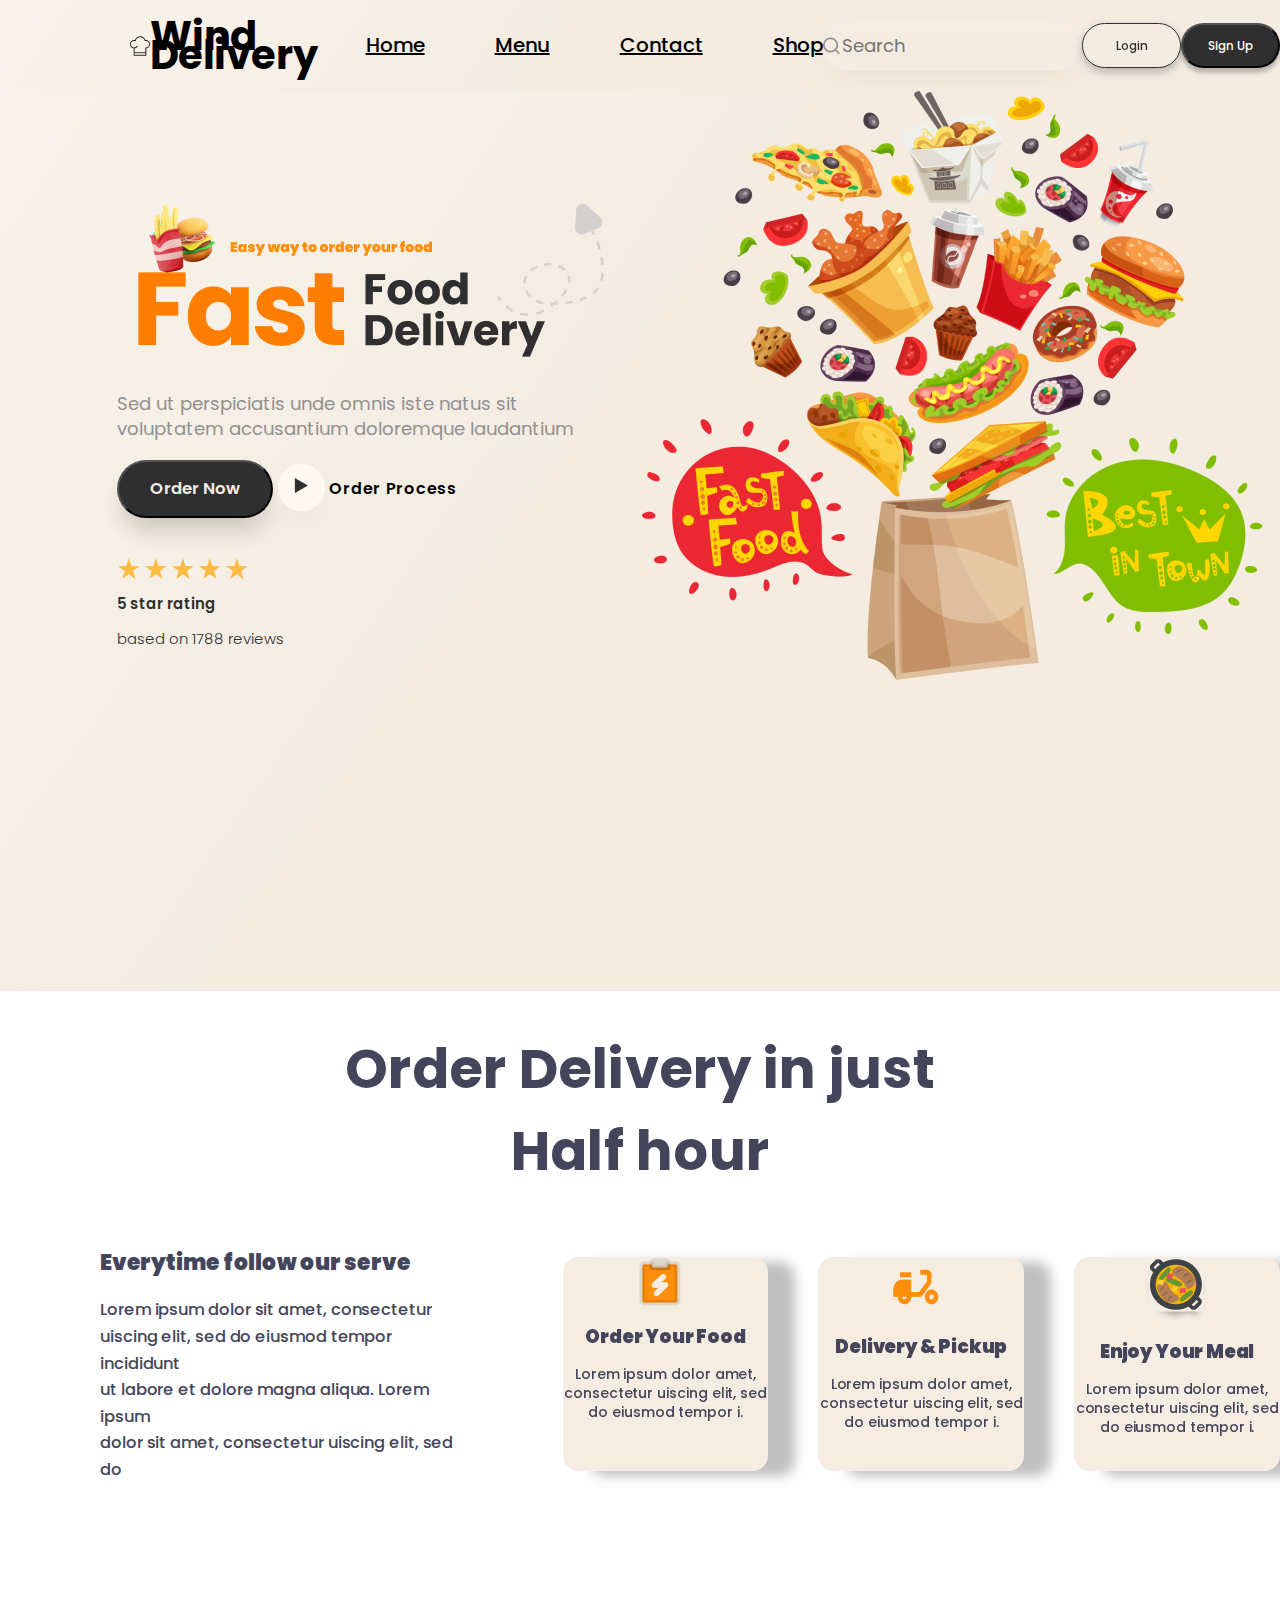
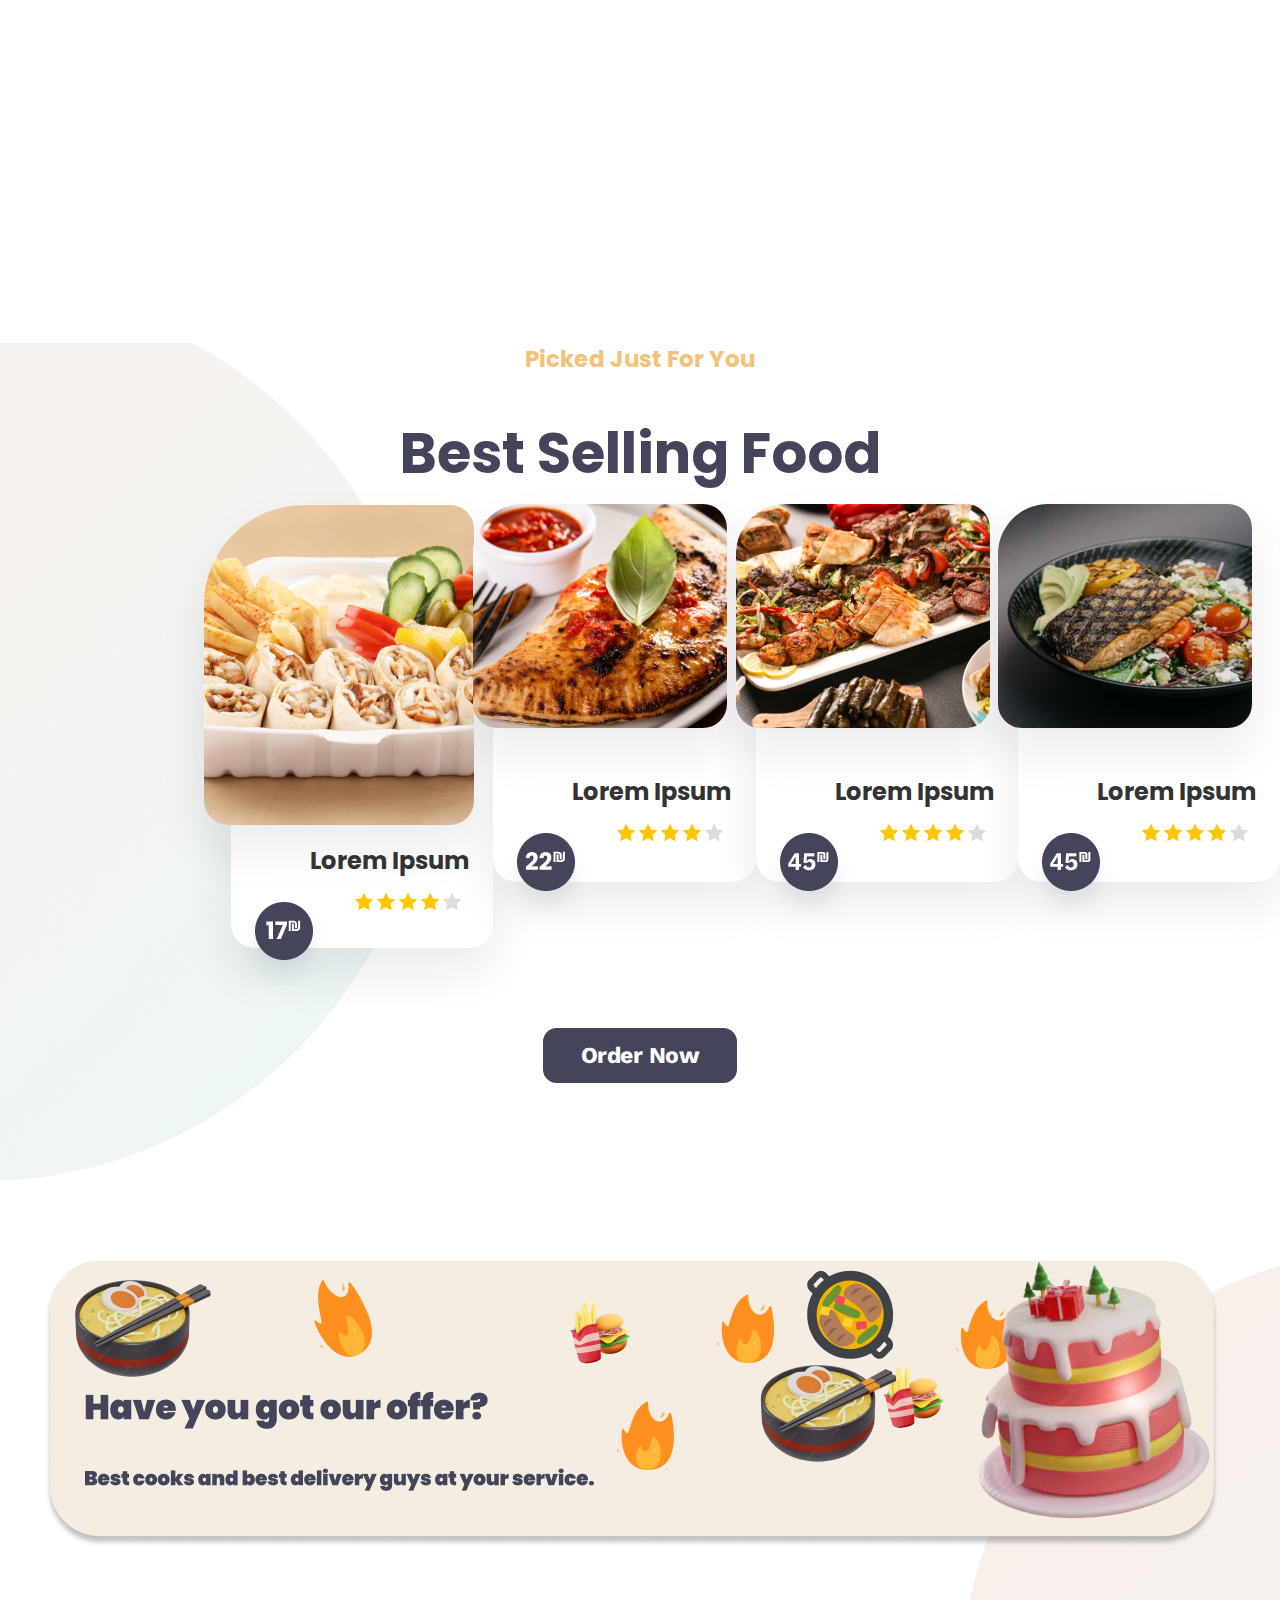
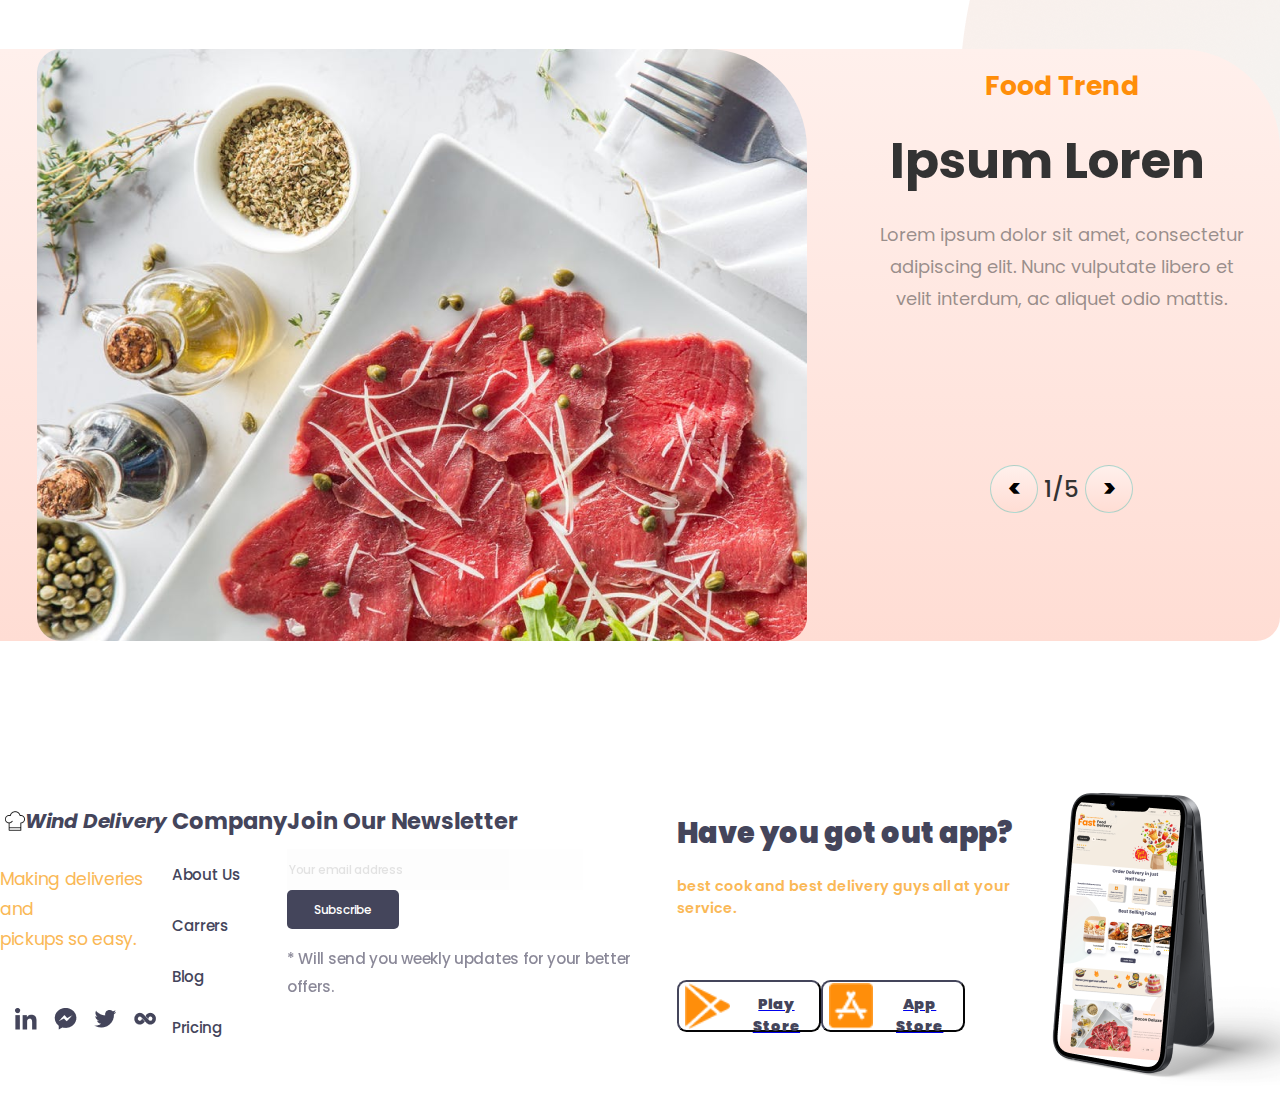
<file: index.html>
<!DOCTYPE html>
<html lang="pt-br">
<head>
    <meta charset="UTF-8">
    <title>Wild Delivery</title>
    <link rel="stylesheet" href="index.css">
</head>
<body>
    <header class="cabecalho">
        <img class="alinharimagem" src="img/chapeu.png" alt="chapeu.png" width="20" height="20">
        <h1>Wind Delivery</h1>
        <aside class="navegacao">
            <a class="headerbotoes" href="#home">Home</a>
            <a class="headerbotoes" href="#menu">Menu</a>
            <a class="headerbotoes" href="#contact">Contact</a>
            <a class="headerbotoes" href="#shop">Shop</a>
        </aside>

            <div class="searchr">
                <img src="img/search.png" alt="search.png">
                <input class="arrumandosearch" type="text" placeholder="Search">
            </div>

        <button class="login">
            Login
        </button>

        <button class="signup">
            Sign Up
        </button>
    </header>

<section id="home" class="home">

    <div class="conteudo">
        <div class="homeesquerdo">
            <img src="img/fastfood.png" alt="fastfood.png">

            <div>
                <p>Sed ut perspiciatis unde omnis iste natus sit <br>
                    voluptatem accusantium doloremque laudantium</p>
            </div>

            <div class="alinharbotoes">
                <button class="ordernow">
                    Order Now
                </button>

                <button class="orderprocess">
                    <img src="img/triangulo.png" alt="triangulo.png">
                </button>
                Order Process
            </div>

            <div class="rating">

                <img src="img/estrelainicial.png" alt="estrela.png">
                <img src="img/estrelainicial.png" alt="estrela.png">
                <img src="img/estrelainicial.png" alt="estrela.png">
                <img src="img/estrelainicial.png" alt="estrela.png">
                <img src="img/estrelainicial.png" alt="estrela.png">

                <h1>5 star rating</h1>
                <p>based on 1788 reviews</p>
            </div>

        </div>

        <div class="homedireito">
            <img src="img/sacola.png" alt="sacola.png">
        </div>
    </div>
</section>

<section class="shop">
    <h1>Order Delivery in just<br>
        Half hour</h1>

    <div class="shopconteudo">

        <div class="shopesquerdo">
            <h2>Everytime follow our serve</h2>
            <p>Lorem ipsum dolor sit amet, consectetur <br>
                uiscing elit, sed do eiusmod tempor incididunt <br>
                ut labore et dolore magna aliqua. Lorem ipsum <br>
                dolor sit amet, consectetur  uiscing elit, sed do </p>
        </div>

        <div class="shopdireito">
            <div class="shopretangulo">
                <img class="alinharimgshop" src="img/pedido.png" alt="pedido.png">
                <h1>Order Your Food</h1>
                <p>Lorem ipsum dolor amet, <br>
                    consectetur  uiscing elit, sed <br>
                    do eiusmod tempor i. </p>
            </div>

            <div class="shopretangulo">
                <img class="alinharimgshop" src="img/moto.png" alt="moto.png">
                <h1>Delivery & Pickup</h1><p>Lorem ipsum dolor amet, <br>
                consectetur  uiscing elit, sed <br>
                do eiusmod tempor i. </p>
            </div>

            <div class="shopretangulo">
                <img class="alinharimgshop" src="img/sopa.png" alt="sopa.png">
                <h1>Enjoy Your Meal</h1>
                <p>Lorem ipsum dolor amet, <br>
                    consectetur  uiscing elit, sed <br>
                    do eiusmod tempor i. </p>
            </div>
        </div>
    </div>
</section>

<section id="shop" class="shop2">
    <h1>Picked Just For You</h1>
    <h2>Best Selling Food</h2>

    <div class="shop2conteudo">

        <div class="shop2retangulo1">
            <img class="comida1" src="img/comida1.png" alt="comida1">
            <h1>Lorem Ipsum</h1>

            <div>
                <img class="estrlalinhar" src="img/estrela.png" alt="estrela.png">
                <img src="img/estrela.png" alt="estrela.png">
                <img src="img/estrela.png" alt="estrela.png">
                <img src="img/estrela.png" alt="estrela.png">
                <img src="img/estrelavazia.png" alt="estrelavazia.png">
            </div>
            <img class="ajustarpreco" src="img/preco1.png" alt="preco1.png">
        </div>

        <div class="shop2retangulo2">
            <img class="comida2" src="img/comida2.png" alt="comida2">
            <h1>Lorem Ipsum</h1>

            <div>
                <img class="estrlalinhar" src="img/estrela.png" alt="estrela.png">
                <img src="img/estrela.png" alt="estrela.png">
                <img src="img/estrela.png" alt="estrela.png">
                <img src="img/estrela.png" alt="estrela.png">
                <img src="img/estrelavazia.png" alt="estrelavazia.png">
            </div>
            <img class="ajustarpreco" src="img/preco2.png" alt="preco2.png">
        </div>

        <div class="shop2retangulo2">
            <img class="comida2" src="img/comida3.png" alt="comida2">
            <h1>Lorem Ipsum</h1>

            <div>
                <img class="estrlalinhar" src="img/estrela.png" alt="estrela.png">
                <img src="img/estrela.png" alt="estrela.png">
                <img src="img/estrela.png" alt="estrela.png">
                <img src="img/estrela.png" alt="estrela.png">
                <img src="img/estrelavazia.png" alt="estrelavazia.png">
            </div>
            <img class="ajustarpreco" src="img/preco3.png" alt="preco3.png">
        </div>

        <div class="shop2retangulo2">
            <img class="comida2" src="img/comida4.png" alt="comida2">
            <h1>Lorem Ipsum</h1>

            <div>
                <img class="estrlalinhar" src="img/estrela.png" alt="estrela.png">
                <img src="img/estrela.png" alt="estrela.png">
                <img src="img/estrela.png" alt="estrela.png">
                <img src="img/estrela.png" alt="estrela.png">
                <img src="img/estrelavazia.png" alt="estrelavazia.png">
            </div>
            <img class="ajustarpreco" src="img/preco3.png" alt="preco3.png">
        </div>

    </div>

    <div class="arrumarbotao">
        <button class="ordernow2">
            Order Now
        </button>
    </div>

</section>

<section id="menu" class="menu">
    <img class="haveyou" src="img/retangulocomida.png">
    <div class="ajustarmenu">
    <div class="menuretangulo">
        <img class="carne" src="img/carne.png" alt="carne.png">
        <div class="menutextos">
        <h1>Food Trend</h1>
            <h2>Ipsum Loren</h2>
            <p>Lorem ipsum dolor sit amet, consectetur <br>
                adipiscing elit. Nunc vulputate libero et <br>
                velit interdum, ac aliquet odio mattis.</p>

            <div class="botoes">
                <button class="arrumarnav"> < </button>
                1/5
                <button class="arrumarnav"> > </button>
            </div>

        </div>
    </div>
    </div>
</section>

<footer id="contact" class="rodape">
    <div class="ajustarrodape">
        <div class="column winddelivery">
            <div class="titulowind">
                <img class src="img/chapeu.png" alt="chapeu.png">
                <h1>Wind Delivery</h1>
            </div>
            <h2>Making deliveries and <br>
                pickups so easy.</h2>

            <div class="logos">
                <img class="icon" src="img/linkedin.png" alt="linkedin.png">
                <img class="icon" src="img/messenger.png" alt="messenger">
                <img class="icon" src="img/twitter.png" alt="twitter.png">
                <img class="icon2" src="img/twoo.png" alt="twoo.png">
            </div>
        </div>



        <div class="column company">
            <h1>Company</h1>
            <h2>About Us</h2>
            <h2>Carrers</h2>
            <h2>Blog</h2>
            <h2>Pricing</h2>
        </div>

        <div class="column joinour">
            <h1>Join Our Newsletter</h1>
            <div class="subscribe">
                <input class="sub" type="text" placeholder="Your email address">
                <button class="botaosub">
                    Subscribe
                </button>
            </div>
            <p>*  Will send you weekly updates for your better
                offers.</p>
        </div>

        <div class="column ourapp">
            <h1>Have you got out app?</h1>
            <h2>best cook and best delivery guys all at your service.</h2>

            <div class="apps">
                <a href="https://play.google.com/store" target="_blank">
                <button class="playstore">
                    <img src="img/googleplay.png" alt="googleplay.png">
                    <p>Play Store</p>
                </button>
                </a>
                <a href="https://www.apple.com/br/app-store/" target="_blank">
                <button class="appstore">
                    <img src="img/appstore.png" alt="appstore.png">
                    <p>App Store</p>
                </button>
                </a>
            </div>
        </div>

        <div class="iphone">
            <img src="img/iphone.png" alt="iphone.png">
        </div>
    </div>
</footer>
</body>
</html>
</file>
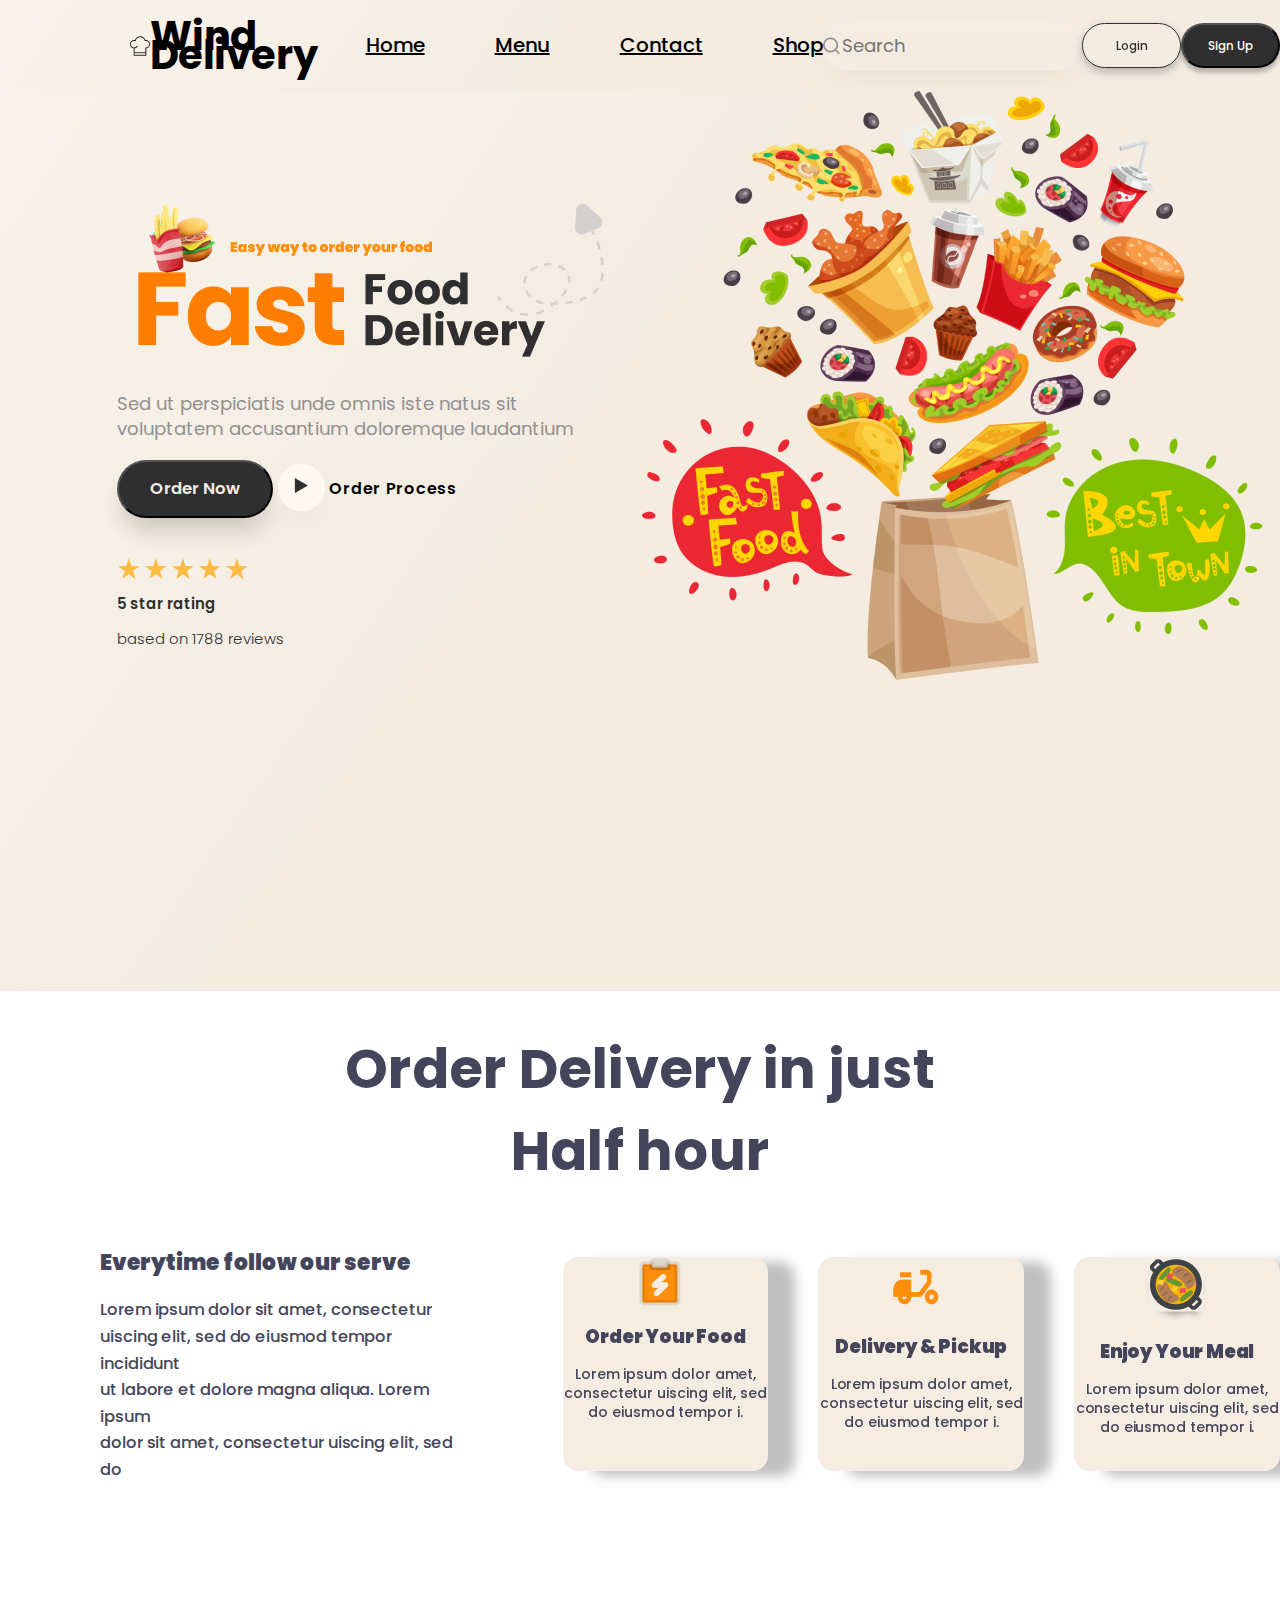
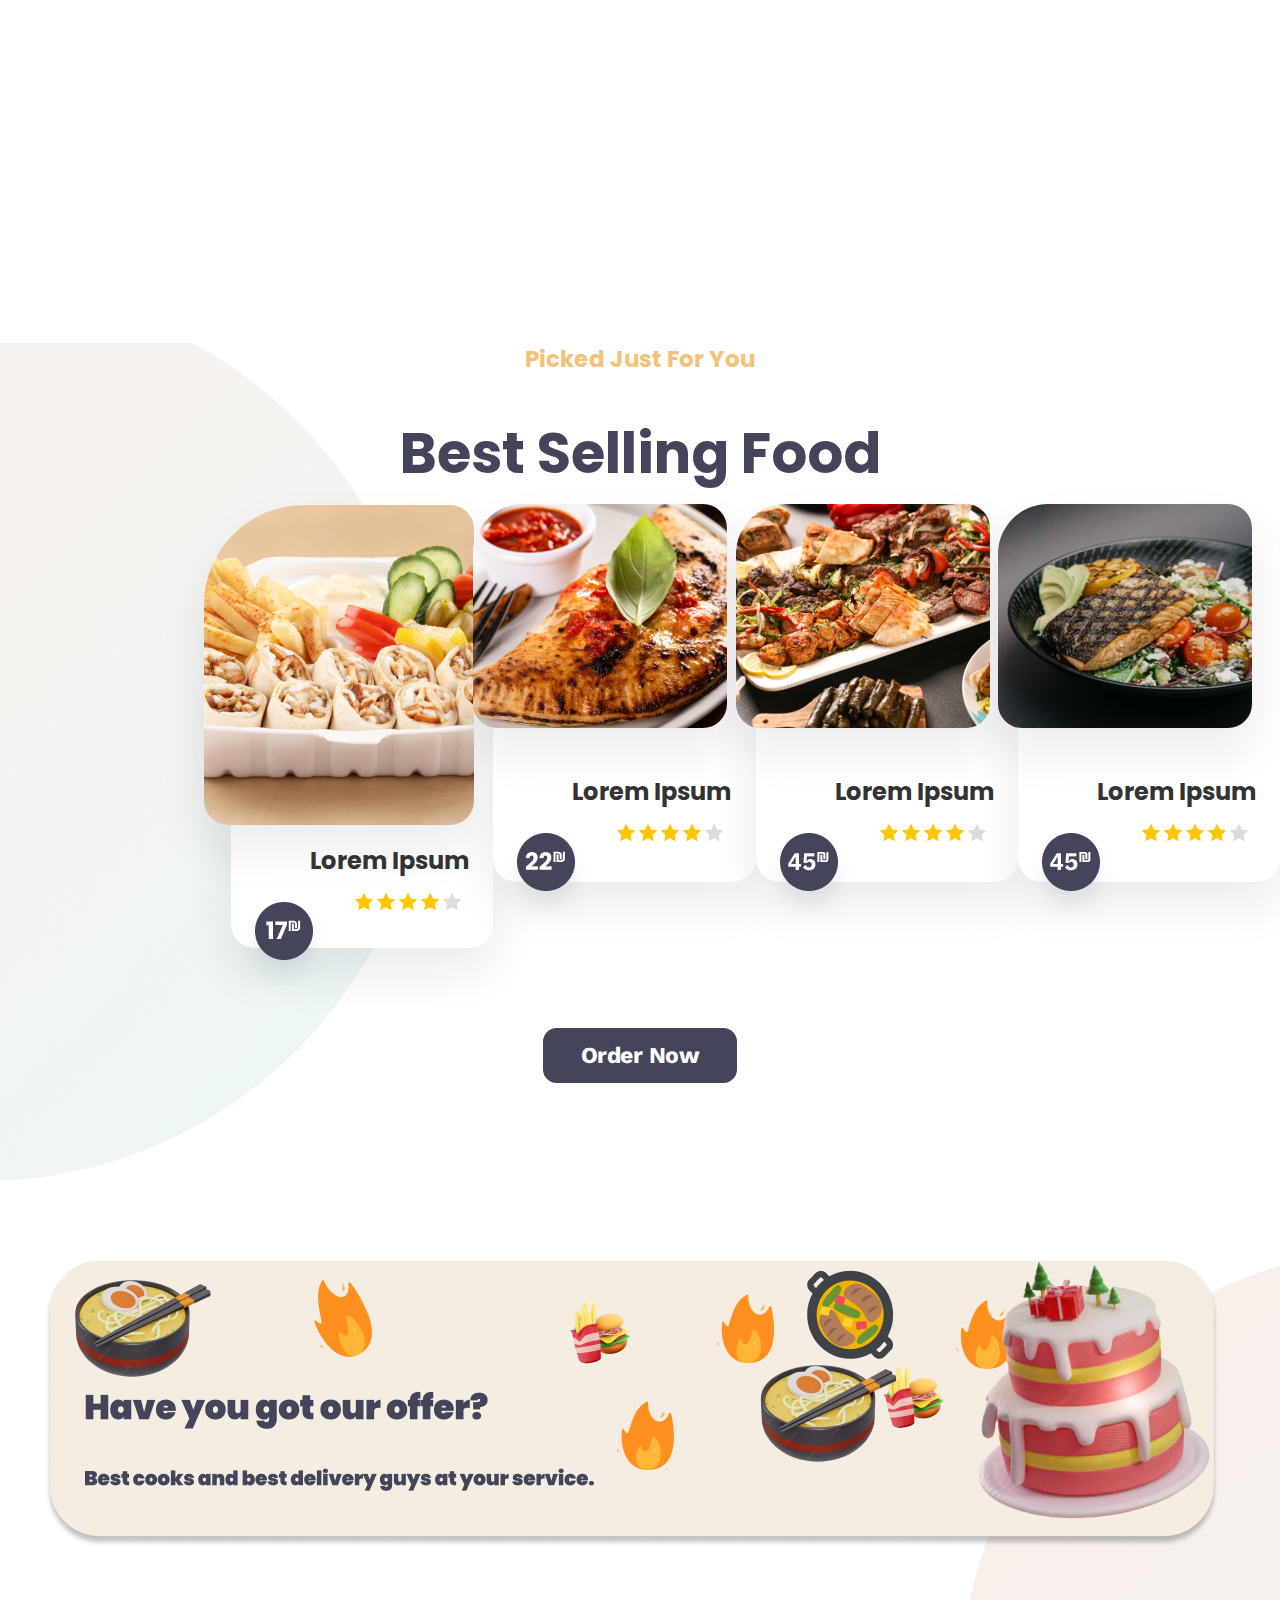
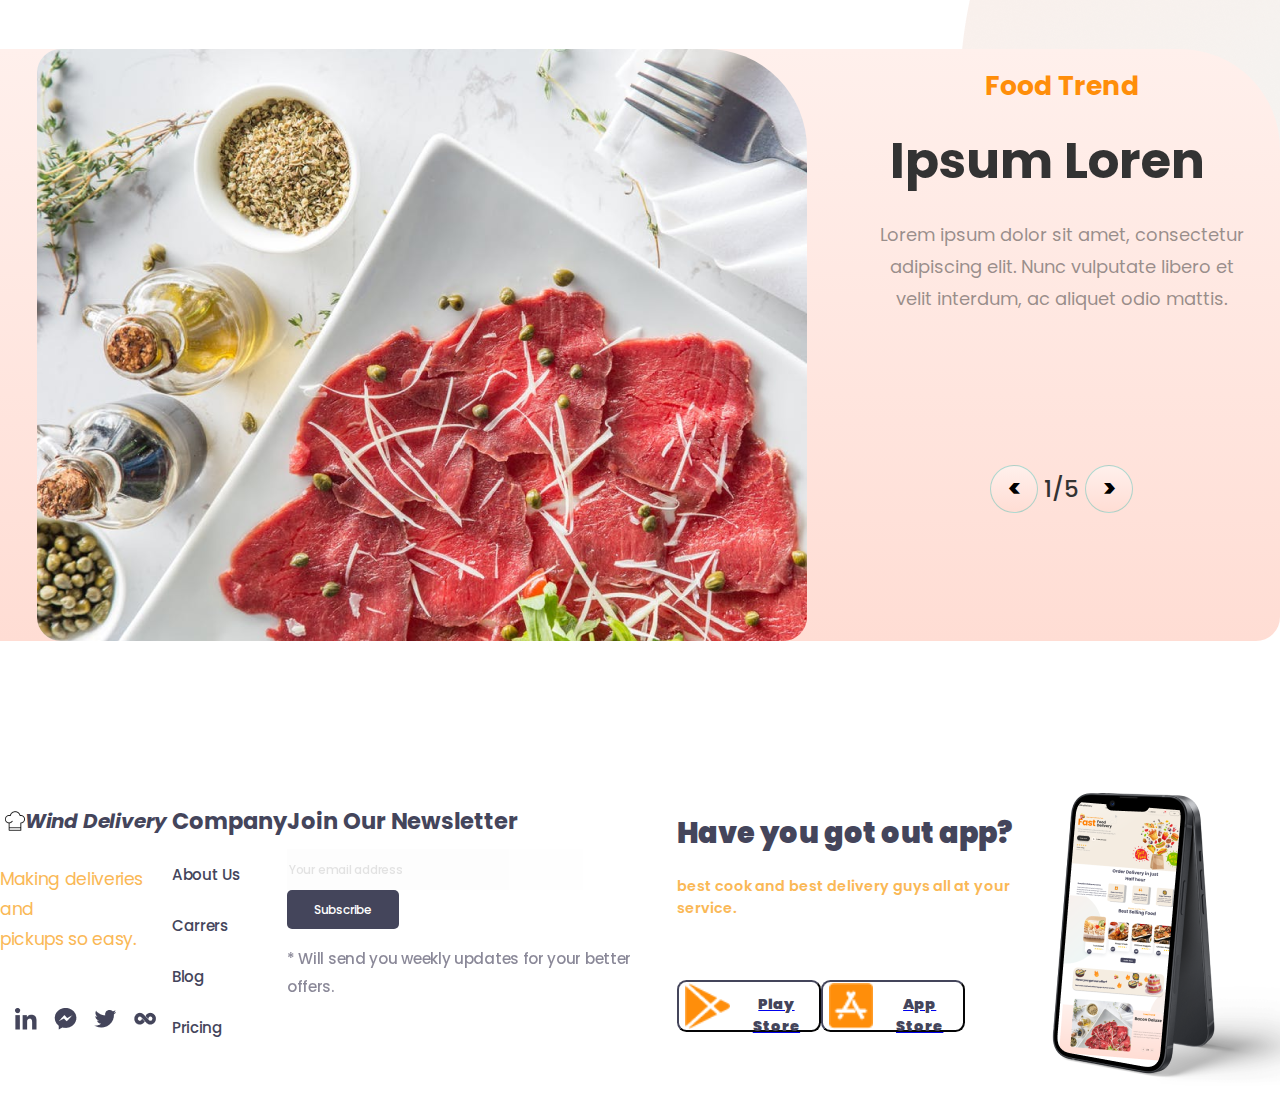
<file: allyson_menezes_jandrey.html>
<!DOCTYPE html>
<html lang="pt-br">
<head>
    <meta charset="UTF-8">
    <title>Wild Delivery</title>
    <link rel="stylesheet" href="allyson_menezes_jandrey.css">
</head>
<body>
    <header class="cabecalho">
        <img class="alinharimagem" src="img/chapeu.png" alt="chapeu.png" width="20" height="20">
        <h1>Wind Delivery</h1>
        <aside class="navegacao">
            <a class="headerbotoes" href="#home">Home</a>
            <a class="headerbotoes" href="#menu">Menu</a>
            <a class="headerbotoes" href="#contact">Contact</a>
            <a class="headerbotoes" href="#shop">Shop</a>
        </aside>

            <div class="searchr">
                <img src="img/search.png" alt="search.png">
                <input class="arrumandosearch" type="text" placeholder="Search">
            </div>

        <button class="login">
            Login
        </button>

        <button class="signup">
            Sign Up
        </button>
    </header>

<section id="home" class="home">

    <div class="conteudo">
        <div class="homeesquerdo">
            <img src="img/fastfood.png" alt="fastfood.png">

            <div>
                <p>Sed ut perspiciatis unde omnis iste natus sit <br>
                    voluptatem accusantium doloremque laudantium</p>
            </div>

            <div class="alinharbotoes">
                <button class="ordernow">
                    Order Now
                </button>

                <button class="orderprocess">
                    <img src="img/triangulo.png" alt="triangulo.png">
                </button>
                Order Process
            </div>

            <div class="rating">

                <img src="img/estrelainicial.png" alt="estrela.png">
                <img src="img/estrelainicial.png" alt="estrela.png">
                <img src="img/estrelainicial.png" alt="estrela.png">
                <img src="img/estrelainicial.png" alt="estrela.png">
                <img src="img/estrelainicial.png" alt="estrela.png">

                <h1>5 star rating</h1>
                <p>based on 1788 reviews</p>
            </div>

        </div>

        <div class="homedireito">
            <img src="img/sacola.png" alt="sacola.png">
        </div>
    </div>
</section>

<section class="shop">
    <h1>Order Delivery in just<br>
        Half hour</h1>

    <div class="shopconteudo">

        <div class="shopesquerdo">
            <h2>Everytime follow our serve</h2>
            <p>Lorem ipsum dolor sit amet, consectetur <br>
                uiscing elit, sed do eiusmod tempor incididunt <br>
                ut labore et dolore magna aliqua. Lorem ipsum <br>
                dolor sit amet, consectetur  uiscing elit, sed do </p>
        </div>

        <div class="shopdireito">
            <div class="shopretangulo">
                <img class="alinharimgshop" src="img/pedido.png" alt="pedido.png">
                <h1>Order Your Food</h1>
                <p>Lorem ipsum dolor amet, <br>
                    consectetur  uiscing elit, sed <br>
                    do eiusmod tempor i. </p>
            </div>

            <div class="shopretangulo">
                <img class="alinharimgshop" src="img/moto.png" alt="moto.png">
                <h1>Delivery & Pickup</h1><p>Lorem ipsum dolor amet, <br>
                consectetur  uiscing elit, sed <br>
                do eiusmod tempor i. </p>
            </div>

            <div class="shopretangulo">
                <img class="alinharimgshop" src="img/sopa.png" alt="sopa.png">
                <h1>Enjoy Your Meal</h1>
                <p>Lorem ipsum dolor amet, <br>
                    consectetur  uiscing elit, sed <br>
                    do eiusmod tempor i. </p>
            </div>
        </div>
    </div>
</section>

<section id="shop" class="shop2">
    <h1>Picked Just For You</h1>
    <h2>Best Selling Food</h2>

    <div class="shop2conteudo">

        <div class="shop2retangulo1">
            <img class="comida1" src="img/comida1.png" alt="comida1">
            <h1>Lorem Ipsum</h1>

            <div>
                <img class="estrlalinhar" src="img/estrela.png" alt="estrela.png">
                <img src="img/estrela.png" alt="estrela.png">
                <img src="img/estrela.png" alt="estrela.png">
                <img src="img/estrela.png" alt="estrela.png">
                <img src="img/estrelavazia.png" alt="estrelavazia.png">
            </div>
            <img class="ajustarpreco" src="img/preco1.png" alt="preco1.png">
        </div>

        <div class="shop2retangulo2">
            <img class="comida2" src="img/comida2.png" alt="comida2">
            <h1>Lorem Ipsum</h1>

            <div>
                <img class="estrlalinhar" src="img/estrela.png" alt="estrela.png">
                <img src="img/estrela.png" alt="estrela.png">
                <img src="img/estrela.png" alt="estrela.png">
                <img src="img/estrela.png" alt="estrela.png">
                <img src="img/estrelavazia.png" alt="estrelavazia.png">
            </div>
            <img class="ajustarpreco" src="img/preco2.png" alt="preco2.png">
        </div>

        <div class="shop2retangulo2">
            <img class="comida2" src="img/comida3.png" alt="comida2">
            <h1>Lorem Ipsum</h1>

            <div>
                <img class="estrlalinhar" src="img/estrela.png" alt="estrela.png">
                <img src="img/estrela.png" alt="estrela.png">
                <img src="img/estrela.png" alt="estrela.png">
                <img src="img/estrela.png" alt="estrela.png">
                <img src="img/estrelavazia.png" alt="estrelavazia.png">
            </div>
            <img class="ajustarpreco" src="img/preco3.png" alt="preco3.png">
        </div>

        <div class="shop2retangulo2">
            <img class="comida2" src="img/comida4.png" alt="comida2">
            <h1>Lorem Ipsum</h1>

            <div>
                <img class="estrlalinhar" src="img/estrela.png" alt="estrela.png">
                <img src="img/estrela.png" alt="estrela.png">
                <img src="img/estrela.png" alt="estrela.png">
                <img src="img/estrela.png" alt="estrela.png">
                <img src="img/estrelavazia.png" alt="estrelavazia.png">
            </div>
            <img class="ajustarpreco" src="img/preco3.png" alt="preco3.png">
        </div>

    </div>

    <div class="arrumarbotao">
        <button class="ordernow2">
            Order Now
        </button>
    </div>

</section>

<section id="menu" class="menu">
    <img class="haveyou" src="img/retangulocomida.png">
    <div class="ajustarmenu">
    <div class="menuretangulo">
        <img class="carne" src="img/carne.png" alt="carne.png">
        <div class="menutextos">
        <h1>Food Trend</h1>
            <h2>Ipsum Loren</h2>
            <p>Lorem ipsum dolor sit amet, consectetur <br>
                adipiscing elit. Nunc vulputate libero et <br>
                velit interdum, ac aliquet odio mattis.</p>

            <div class="botoes">
                <button class="arrumarnav"> < </button>
                1/5
                <button class="arrumarnav"> > </button>
            </div>

        </div>
    </div>
    </div>
</section>

<footer id="contact" class="rodape">
    <div class="ajustarrodape">
        <div class="column winddelivery">
            <div class="titulowind">
                <img class src="img/chapeu.png" alt="chapeu.png">
                <h1>Wind Delivery</h1>
            </div>
            <h2>Making deliveries and <br>
                pickups so easy.</h2>

            <div class="logos">
                <img class="icon" src="img/linkedin.png" alt="linkedin.png">
                <img class="icon" src="img/messenger.png" alt="messenger">
                <img class="icon" src="img/twitter.png" alt="twitter.png">
                <img class="icon2" src="img/twoo.png" alt="twoo.png">
            </div>
        </div>



        <div class="column company">
            <h1>Company</h1>
            <h2>About Us</h2>
            <h2>Carrers</h2>
            <h2>Blog</h2>
            <h2>Pricing</h2>
        </div>

        <div class="column joinour">
            <h1>Join Our Newsletter</h1>
            <div class="subscribe">
                <input class="sub" type="text" placeholder="Your email address">
                <button class="botaosub">
                    Subscribe
                </button>
            </div>
            <p>*  Will send you weekly updates for your better
                offers.</p>
        </div>

        <div class="column ourapp">
            <h1>Have you got out app?</h1>
            <h2>best cook and best delivery guys all at your service.</h2>

            <div class="apps">
                <a href="https://play.google.com/store" target="_blank">
                <button class="playstore">
                    <img src="img/googleplay.png" alt="googleplay.png">
                    <p>Play Store</p>
                </button>
                </a>
                <a href="https://www.apple.com/br/app-store/" target="_blank">
                <button class="appstore">
                    <img src="img/appstore.png" alt="appstore.png">
                    <p>App Store</p>
                </button>
                </a>
            </div>
        </div>

        <div class="iphone">
            <img src="img/iphone.png" alt="iphone.png">
        </div>
    </div>
</footer>
</body>
</html>
</file>
<file: index.css>
@import url('https://fonts.googleapis.com/css2?family=Poppins:wght@500&display=swap');
@import url('https://fonts.googleapis.com/css2?family=Poppins:wght@500&family=Work+Sans&display=swap');

body {
    margin: 0;
}

section {
    height: 100vh;
}

.home {
    background: linear-gradient(304.58deg, #F4ECE1 57.1%, #FCFBF7 145.5%);
}

.home h1 {
    font-family: 'Poppins', sans-serif;
    font-style: italic;
    font-weight: 500;
    font-size: 24px;
    line-height: 139.8%;

    color: #000000;
}

.home p {
    font-family: 'Poppins', sans-serif;
    font-style: normal;
    font-weight: 400;
    font-size: 18.1999px;
    line-height: 138.8%;


    color: #909090;

}

header{
    background: linear-gradient(304.58deg, #F4ECE1 57.1%, #FCFBF7 145.5%);
}

.cabecalho {
    display: flex;
    flex-direction: row;
    justify-content: space-between;
    align-items: center;

    font-family: 'Poppins', sans-serif;
    font-style: normal;
    font-weight: 500;
    font-size: 20px;
    line-height: 94.8%;

    color: #000000;
}

.alinharimagem{
    margin-left: 130px;
}

.navegacao {
    display: flex;
    gap: 70px;
}

.headerbotoes {
    font-family: 'Poppins', sans-serif;
    font-style: normal;
    font-weight: 500;
    font-size: 20px;
    line-height: 94.8%;

    color: #000000;
}

.searchr {
    display: flex;
    align-items: center;
    width: 259.76px;
    height: 49.64px;
    left: 867px;
    top: 39px;

    background: rgba(255, 249, 240, 0.1);
    box-shadow: 0px 9.9272px 33.0907px -13.2363px rgba(0, 0, 0, 0.1);
    border-radius: 24.818px;
}

.arrumandosearch {
    border: none;
    background-color: #F4ECE1;

    font-family: 'Poppins', sans-serif;
    font-style: normal;
    font-weight: 400;
    font-size: 18.1999px;
    line-height: 94.8%;


    color: #000000;
}

.login {
    width: 125px;
    height: 45px;
    left: 1156px;
    top: 41px;
    justify-content: center;

    border: 1px solid #2F2F2F;
    box-sizing: border-box;
    filter: drop-shadow(0px 4.71429px 4.71429px rgba(0, 0, 0, 0.25));
    border-radius: 23.5714px;
    background-color: #F4ECE1;

    font-family: 'Poppins', sans-serif;
    font-style: normal;
    font-weight: 500;
    font-size: 11.7857px;
    line-height: 18px;

    color: #2F2F2F;
}
.signup {
    width: 125px;
    height: 45px;
    left: 1289px;
    top: 41px;
    justify-content: center;

    box-shadow: 0px 4.71429px 4.71429px rgba(0, 0, 0, 0.25);
    border-radius: 23.5714px;
    background-color: #2F2F2F;

    font-family: 'Poppins', sans-serif;
    font-style: normal;
    font-weight: 500;
    font-size: 11.7857px;
    line-height: 18px;
    display: flex;
    align-items: center;
    text-align: center;

    color: #FFFFFF;
}

.conteudo {
    display: flex;
    flex-direction: row;
    justify-content: space-around;
}

.ordernow {
    width: 155.53px;
    height: 57.91px;
    left: 65.96px;
    top: 404.99px;

    background: #2F2F2F;
    box-shadow: 0px 16.5453px 26.4725px -6.61813px rgba(0, 0, 0, 0.2);
    border-radius: 69.4904px;

    font-family: 'Poppins', sans-serif;
    font-style: normal;
    font-weight: 600;
    font-size: 16.5453px;
    line-height: 94.8%;


    color: #F4ECE1;
}

.orderprocess {
    border: none;
    width: 47.15px;
    height: 47.15px;
    left: 244.65px;
    top: 409.13px;

    background: #FFF8F0;
    box-shadow: 0px 16.5453px 29.7816px -13.2363px rgba(0, 0, 0, 0.1);
    border-radius: 50px;
}

.alinharbotoes {
    justify-content: space-around;

    font-family: 'Poppins', sans-serif;
    font-style: normal;
    font-weight: 600;
    font-size: 16px;
    line-height: 132.3%;

    letter-spacing: 0.045em;

    color: #000000;
}

.rating {
    align-items: center;
}

.rating >img{
    margin-top: 40px;
}

.rating h1 {
    font-family: 'Poppins', sans-serif;
    font-style: normal;
    font-weight: 600;
    font-size: 14.8908px;
    line-height: 139.8%;


    color: #2F2F2F;
}

.rating p {
    font-family: 'Poppins', sans-serif;
    font-style: normal;
    font-weight: 300;
    font-size: 14.8908px;
    line-height: 20.82px;


    color: #2F2F2F;
}

.homeesquerdo {
    margin-left: 100px;
    margin-top: 100px;
}

.shop {
    margin: 0;
}

.shop h1 {
    font-family: 'Poppins', sans-serif;
    font-style: normal;
    font-weight: 700;
    font-size: 54.4404px;
    line-height: 82px;
    text-align: center;
    letter-spacing: 0.005em;

    color: #44455B;
}

.shop h2 {
    font-family: 'Poppins', sans-serif;
    font-style: normal;
    font-weight: 900;
    font-size: 21.7762px;
    line-height: 33px;
    letter-spacing: -0.01em;

    color: #44455B;
}

.shop p {
    font-family: 'Poppins', sans-serif;
    font-style: normal;
    font-weight: 500;
    font-size: 16.3321px;
    line-height: 163.6%;

    letter-spacing: -0.005em;

    color: #44455B;
}

.shopconteudo {
    display: flex;
    flex-direction: row;
}

.shopesquerdo {
    align-items: center;
    margin-left: 100px;

}

.shopdireito {
    display: flex;
    flex-direction: row;
    align-items: center;
    gap: 50px;
    margin-left: 100px;
}

.shopretangulo {
    width: 205.79px;
    height: 214.3px;
    left: 467px;
    top: 964px;

    background: #F5EDE1;
    border-radius: 15.6116px;

    filter: drop-shadow(27.46px 5.75px 5.75px rgba(0, 0, 0, 0.25));
}

.shopretangulo h1 {
    font-family: 'Poppins', sans-serif;
    font-style: normal;
    font-weight: 900;
    font-size: 18.4501px;
    line-height: 28px;
    letter-spacing: -0.01em;

    color: #44455B;
}

.shopretangulo p {
    font-family: 'Poppins', sans-serif;
    font-style: normal;
    font-weight: 500;
    font-size: 14.1924px;
    line-height: 132.3%;

    text-align: center;
    letter-spacing: -0.005em;

    color: #44455B;
}

.alinharimgshop {
    margin-left: 70px;
}

.shop2 {
    background: url("img/circuloesquerda.png") no-repeat;
}

.shop2 h1 {
    font-family: 'Poppins', sans-serif;
    font-style: normal;
    font-weight: 700;
    font-size: 23px;
    line-height: 32px;

    text-align: center;

    color: #F4C276;
}

.shop2 h2 {
    font-family: 'Poppins', sans-serif;
    font-style: normal;
    font-weight: 700;
    font-size: 56px;
    line-height: 64px;

    text-align: center;

    color: #44455B;
}

.shop2conteudo {
    display: flex;
    flex-direction: row;
    margin-left: 231px;
    justify-content: space-around;
}

.shop2retangulo1 {
    width: 270px;
    height: 416px;
    left: 32px;
    top: 32px;

    background: #FFFFFF;
    box-shadow: 0px 24px 48px rgba(0, 24, 52, 0.080899);
    border-radius: 100px 24px 24px 24px;
}

.comida1 {
    width: 270px;
    left: 32px;
    top: 32px;
    margin-left: -27px;
    margin-top: -27px;

    background: #FFFFFF;
    box-shadow: 0px 24px 48px rgba(0, 24, 52, 0.080899);
    border-radius: 100px 24px 24px 24px;
}

.shop2conteudo h1 {
    width: 161px;
    height: 32px;
    margin-left: 77px;

    font-family: 'Poppins', sans-serif;
    font-style: normal;
    font-weight: 700;
    font-size: 24px;
    line-height: 32px;

    text-align: right;

    color: #333333;
}

.estrlalinhar {
    margin-left: 124px;
}

.shop2retangulo2 {
    gap: 100px;
    width: 270px;
    height: 350px;
    left: 16px;
    top: 32px;

    background: #FFFFFF;
    box-shadow: 0px 24px 48px rgba(0, 24, 52, 0.080899);
    border-radius: 50px 24px 24px 24px;
}

.comida2 {
    position: relative;
    left: -20px;
    top: -28px;

    background: #FFFFFF;
    box-shadow: 0px 24px 48px rgba(0, 24, 52, 0.080899);
    border-radius: 50px 24px 24px 24px;
}

.ajustarpreco {
    position: relative;
    top: -20px;
}

.ordernow2 {
    border: none;
    width: 194.79px;
    height: 55px;
    left: 751px;
    top: 712px;

    font-family: 'Work Sans', sans-serif;
    font-style: normal;
    font-weight: 700;
    font-size: 22.9167px;
    line-height: 27px;

    text-align: center;
    letter-spacing: -0.02em;

    color: #FFFFFF;

    background: #44455B;
    border-radius: 13.75px;
}

.arrumarbotao {
    text-align: center;
    margin-top: 80px;
}

.menu {
    background: url("img/circulodireita.png") no-repeat right;
    text-align: center;
}

.haveyou {
}

.ajustarmenu {
    margin-top: 97px;
    display: flex;
}

.menuretangulo {
    display: flex;
    flex-direction: row;
    justify-content: space-around;
    width: 1309px;
    height: 592px;

    background: linear-gradient(180deg, #FFF0EC 0%, #FFDDD4 100%);
    border-radius: 0px 100px 24px 0px;
}

.menutextos h1 {
    font-family: 'Poppins', sans-serif;
    font-style: normal;
    font-weight: 700;
    font-size: 26.5938px;
    line-height: 37px;

    text-align: center;

    color: #FF8E0A;
}

.menutextos h2 {
    width: 335px;
    height: 32px;
    left: 951px;
    top: 2576px;

    font-family: 'Poppins', sans-serif;
    font-style: normal;
    font-weight: 700;
    font-size: 50px;
    line-height: 32px;

    text-align: center;

    color: #333333;
}

.menutextos p {
    font-family: 'Poppins', sans-serif;
    font-style: normal;
    font-weight: 400;
    font-size: 18px;
    line-height: 32px;

    text-align: center;

    color: rgba(51, 51, 51, 0.5);
}

.carne {
    width: 770px;
    height: 592px;
    left: 70px;
    top: -20px;

    border-radius: 24px 100px 24px 24px;
}

.botoes {
    font-family: 'Poppins', sans-serif;
    font-style: normal;
    font-weight: 500;
    font-size: 23px;
    line-height: 32px;
    text-align: center;

    color: #333333;

    margin-top: 150px;

}

.arrumarnav {
    width: 48px;
    height: 48px;

    border: 1px solid rgba(93, 196, 184, 0.500198);
    box-sizing: border-box;
    border-radius: 24px;

    font-family: 'Poppins', sans-serif;
    font-style: normal;
    font-weight: 800;
    font-size: 25px;
    line-height: 32px;

    background: linear-gradient(180deg, #FFF0EC 0%, #FFDDD4 100%);
}

.rodape {
    width: 100%;
    position: absolute;
    margin-top: 250px;
}

.ajustarrodape {
    display: flex;
    justify-content: space-between;
}

column {
    display: flex;
    flex-direction: column;
}

.ajustarrodape h2 {
    font-family: 'Poppins', sans-serif;
    font-style: normal;
    font-weight: 400;
    font-size: 17.2431px;
    line-height: 30px;

    letter-spacing: -0.02em;

    color: #FAB856;

}

.winddelivery {
    display: flex;
    flex-direction: column;
    align-items: center;

    font-family: 'Poppins', sans-serif;
    font-style: italic;
    font-weight: 500;
    font-size: 10px;
    line-height: 30px;

    letter-spacing: -0.02em;

    color: #44455B;
}

.titulowind {
    display: flex;
    align-items: center;
}


.logos {
    display: flex;

}

.icon {
    margin-right: 17px;
    margin-top: 39px;
}

.icon2 {
    margin-top: 39px;
}

.company {
    display: flex;
    flex-direction: column;
}

.company h1 {
    font-family: 'Poppins', sans-serif;
    font-style: normal;
    font-weight: 700;
    font-size: 22.6316px;
    line-height: 26px;


    color: #44455B;
}

.company h2 {
    font-family: 'Poppins', sans-serif;
    font-style: normal;
    font-weight: 500;
    font-size: 15.0877px;
    line-height: 26px;


    color: #44455B;
}

.joinour {

}

.joinour h1 {
    font-family: 'Poppins', sans-serif;
    font-style: normal;
    font-weight: 700;
    font-size: 22.6316px;
    line-height: 26px;


    color: #44455B;
}

.joinour p {
    font-family: 'Poppins', sans-serif;
    font-style: normal;
    font-weight: 500;
    font-size: 15.0877px;
    line-height: 28px;

    letter-spacing: -0.02em;

    color: #181433;

    opacity: 0.5;
}

.botaosub {
    border: none;
    width: 111.87px;
    height: 39.04px;
    left: 608.31px;
    top: 3354.84px;

    font-family: 'Poppins', sans-serif;
    font-style: normal;
    font-weight: 500;
    font-size: 12.0126px;
    line-height: 20px;

    letter-spacing: -0.02em;

    color: #FFFFFF;


    background: #44455B;
    border-radius: 5px;
}

.sub {
    border: none;
    width: 292.06px;
    height: 39.04px;

    background: #F9F9F9;

    font-family: 'Poppins', sans-serif;
    font-style: normal;
    font-weight: 500;
    font-size: 12.0126px;
    line-height: 20px;

    letter-spacing: -0.02em;

    color: #181433;

    opacity: 0.2;
}

.ourapp {

}

.ourapp h1 {
    font-family: 'Poppins', sans-serif;
    font-style: normal;
    font-weight: 900;
    font-size: 28.6945px;
    line-height: 43px;
    /*text-align: center;*/
    letter-spacing: 0.005em;

    color: #44455B;
}

.ourapp h2 {
    font-family: 'Poppins', sans-serif;
    font-style: normal;
    font-weight: 600;
    font-size: 14.3473px;
    line-height: 22px;
    letter-spacing: 0.005em;

    color: #FAB856;
}

.playstore {
    display: flex;
    border-color: #44455B;
    width: 144.02px;
    height: 51.64px;
    left: 847.44px;
    top: 3434.83px;


    box-sizing: border-box;
    border-radius: 9.45556px;

    font-family: 'Poppins', sans-serif;
    font-style: normal;
    font-weight: 900;
    font-size: 14.547px;
    line-height: 22px;
    letter-spacing: 0.005em;

    background-color: #FFFFFF;
    color: #44455B;
}

.playstore p{
    margin-left: 10px;
    margin-top: 10px;
}

.appstore {
    display: flex;
    border-color: #44455B;
    width: 144.02px;
    height: 51.64px;
    left: 847.44px;
    top: 3434.83px;

    box-sizing: border-box;
    border-radius: 9.45556px;
    font-family: 'Poppins', sans-serif;
    font-style: normal;
    font-weight: 900;
    font-size: 14.547px;
    line-height: 22px;
    letter-spacing: 0.005em;

    background-color: #FFFFFF;
    color: #44455B;
}

.appstore p {
    margin-left: 10px;
    margin-top: 10px;
}

.apps {
    display: flex;
    align-items: center;
    padding-top: 50px;
}
</file>
<file: allyson_menezes_jandrey.css>
@import url('https://fonts.googleapis.com/css2?family=Poppins:wght@500&display=swap');
@import url('https://fonts.googleapis.com/css2?family=Poppins:wght@500&family=Work+Sans&display=swap');

body {
    margin: 0;
}

section {
    height: 100vh;
}

.home {
    background: linear-gradient(304.58deg, #F4ECE1 57.1%, #FCFBF7 145.5%);
}

.home h1 {
    font-family: 'Poppins', sans-serif;
    font-style: italic;
    font-weight: 500;
    font-size: 24px;
    line-height: 139.8%;

    color: #000000;
}

.home p {
    font-family: 'Poppins', sans-serif;
    font-style: normal;
    font-weight: 400;
    font-size: 18.1999px;
    line-height: 138.8%;


    color: #909090;

}

header{
    background: linear-gradient(304.58deg, #F4ECE1 57.1%, #FCFBF7 145.5%);
}

.cabecalho {
    display: flex;
    flex-direction: row;
    justify-content: space-between;
    align-items: center;

    font-family: 'Poppins', sans-serif;
    font-style: normal;
    font-weight: 500;
    font-size: 20px;
    line-height: 94.8%;

    color: #000000;
}

.alinharimagem{
    margin-left: 130px;
}

.navegacao {
    display: flex;
    gap: 70px;
}

.headerbotoes {
    font-family: 'Poppins', sans-serif;
    font-style: normal;
    font-weight: 500;
    font-size: 20px;
    line-height: 94.8%;

    color: #000000;
}

.searchr {
    display: flex;
    align-items: center;
    width: 259.76px;
    height: 49.64px;
    left: 867px;
    top: 39px;

    background: rgba(255, 249, 240, 0.1);
    box-shadow: 0px 9.9272px 33.0907px -13.2363px rgba(0, 0, 0, 0.1);
    border-radius: 24.818px;
}

.arrumandosearch {
    border: none;
    background-color: #F4ECE1;

    font-family: 'Poppins', sans-serif;
    font-style: normal;
    font-weight: 400;
    font-size: 18.1999px;
    line-height: 94.8%;


    color: #000000;
}

.login {
    width: 125px;
    height: 45px;
    left: 1156px;
    top: 41px;
    justify-content: center;

    border: 1px solid #2F2F2F;
    box-sizing: border-box;
    filter: drop-shadow(0px 4.71429px 4.71429px rgba(0, 0, 0, 0.25));
    border-radius: 23.5714px;
    background-color: #F4ECE1;

    font-family: 'Poppins', sans-serif;
    font-style: normal;
    font-weight: 500;
    font-size: 11.7857px;
    line-height: 18px;

    color: #2F2F2F;
}
.signup {
    width: 125px;
    height: 45px;
    left: 1289px;
    top: 41px;
    justify-content: center;

    box-shadow: 0px 4.71429px 4.71429px rgba(0, 0, 0, 0.25);
    border-radius: 23.5714px;
    background-color: #2F2F2F;

    font-family: 'Poppins', sans-serif;
    font-style: normal;
    font-weight: 500;
    font-size: 11.7857px;
    line-height: 18px;
    display: flex;
    align-items: center;
    text-align: center;

    color: #FFFFFF;
}

.conteudo {
    display: flex;
    flex-direction: row;
    justify-content: space-around;
}

.ordernow {
    width: 155.53px;
    height: 57.91px;
    left: 65.96px;
    top: 404.99px;

    background: #2F2F2F;
    box-shadow: 0px 16.5453px 26.4725px -6.61813px rgba(0, 0, 0, 0.2);
    border-radius: 69.4904px;

    font-family: 'Poppins', sans-serif;
    font-style: normal;
    font-weight: 600;
    font-size: 16.5453px;
    line-height: 94.8%;


    color: #F4ECE1;
}

.orderprocess {
    border: none;
    width: 47.15px;
    height: 47.15px;
    left: 244.65px;
    top: 409.13px;

    background: #FFF8F0;
    box-shadow: 0px 16.5453px 29.7816px -13.2363px rgba(0, 0, 0, 0.1);
    border-radius: 50px;
}

.alinharbotoes {
    justify-content: space-around;

    font-family: 'Poppins', sans-serif;
    font-style: normal;
    font-weight: 600;
    font-size: 16px;
    line-height: 132.3%;

    letter-spacing: 0.045em;

    color: #000000;
}

.rating {
    align-items: center;
}

.rating >img{
    margin-top: 40px;
}

.rating h1 {
    font-family: 'Poppins', sans-serif;
    font-style: normal;
    font-weight: 600;
    font-size: 14.8908px;
    line-height: 139.8%;


    color: #2F2F2F;
}

.rating p {
    font-family: 'Poppins', sans-serif;
    font-style: normal;
    font-weight: 300;
    font-size: 14.8908px;
    line-height: 20.82px;


    color: #2F2F2F;
}

.homeesquerdo {
    margin-left: 100px;
    margin-top: 100px;
}

.shop {
    margin: 0;
}

.shop h1 {
    font-family: 'Poppins', sans-serif;
    font-style: normal;
    font-weight: 700;
    font-size: 54.4404px;
    line-height: 82px;
    text-align: center;
    letter-spacing: 0.005em;

    color: #44455B;
}

.shop h2 {
    font-family: 'Poppins', sans-serif;
    font-style: normal;
    font-weight: 900;
    font-size: 21.7762px;
    line-height: 33px;
    letter-spacing: -0.01em;

    color: #44455B;
}

.shop p {
    font-family: 'Poppins', sans-serif;
    font-style: normal;
    font-weight: 500;
    font-size: 16.3321px;
    line-height: 163.6%;

    letter-spacing: -0.005em;

    color: #44455B;
}

.shopconteudo {
    display: flex;
    flex-direction: row;
}

.shopesquerdo {
    align-items: center;
    margin-left: 100px;

}

.shopdireito {
    display: flex;
    flex-direction: row;
    align-items: center;
    gap: 50px;
    margin-left: 100px;
}

.shopretangulo {
    width: 205.79px;
    height: 214.3px;
    left: 467px;
    top: 964px;

    background: #F5EDE1;
    border-radius: 15.6116px;

    filter: drop-shadow(27.46px 5.75px 5.75px rgba(0, 0, 0, 0.25));
}

.shopretangulo h1 {
    font-family: 'Poppins', sans-serif;
    font-style: normal;
    font-weight: 900;
    font-size: 18.4501px;
    line-height: 28px;
    letter-spacing: -0.01em;

    color: #44455B;
}

.shopretangulo p {
    font-family: 'Poppins', sans-serif;
    font-style: normal;
    font-weight: 500;
    font-size: 14.1924px;
    line-height: 132.3%;

    text-align: center;
    letter-spacing: -0.005em;

    color: #44455B;
}

.alinharimgshop {
    margin-left: 70px;
}

.shop2 {
    background: url("img/circuloesquerda.png") no-repeat;
}

.shop2 h1 {
    font-family: 'Poppins', sans-serif;
    font-style: normal;
    font-weight: 700;
    font-size: 23px;
    line-height: 32px;

    text-align: center;

    color: #F4C276;
}

.shop2 h2 {
    font-family: 'Poppins', sans-serif;
    font-style: normal;
    font-weight: 700;
    font-size: 56px;
    line-height: 64px;

    text-align: center;

    color: #44455B;
}

.shop2conteudo {
    display: flex;
    flex-direction: row;
    margin-left: 231px;
    justify-content: space-around;
}

.shop2retangulo1 {
    width: 270px;
    height: 416px;
    left: 32px;
    top: 32px;

    background: #FFFFFF;
    box-shadow: 0px 24px 48px rgba(0, 24, 52, 0.080899);
    border-radius: 100px 24px 24px 24px;
}

.comida1 {
    width: 270px;
    left: 32px;
    top: 32px;
    margin-left: -27px;
    margin-top: -27px;

    background: #FFFFFF;
    box-shadow: 0px 24px 48px rgba(0, 24, 52, 0.080899);
    border-radius: 100px 24px 24px 24px;
}

.shop2conteudo h1 {
    width: 161px;
    height: 32px;
    margin-left: 77px;

    font-family: 'Poppins', sans-serif;
    font-style: normal;
    font-weight: 700;
    font-size: 24px;
    line-height: 32px;

    text-align: right;

    color: #333333;
}

.estrlalinhar {
    margin-left: 124px;
}

.shop2retangulo2 {
    gap: 100px;
    width: 270px;
    height: 350px;
    left: 16px;
    top: 32px;

    background: #FFFFFF;
    box-shadow: 0px 24px 48px rgba(0, 24, 52, 0.080899);
    border-radius: 50px 24px 24px 24px;
}

.comida2 {
    position: relative;
    left: -20px;
    top: -28px;

    background: #FFFFFF;
    box-shadow: 0px 24px 48px rgba(0, 24, 52, 0.080899);
    border-radius: 50px 24px 24px 24px;
}

.ajustarpreco {
    position: relative;
    top: -20px;
}

.ordernow2 {
    border: none;
    width: 194.79px;
    height: 55px;
    left: 751px;
    top: 712px;

    font-family: 'Work Sans', sans-serif;
    font-style: normal;
    font-weight: 700;
    font-size: 22.9167px;
    line-height: 27px;

    text-align: center;
    letter-spacing: -0.02em;

    color: #FFFFFF;

    background: #44455B;
    border-radius: 13.75px;
}

.arrumarbotao {
    text-align: center;
    margin-top: 80px;
}

.menu {
    background: url("img/circulodireita.png") no-repeat right;
    text-align: center;
}

.haveyou {
}

.ajustarmenu {
    margin-top: 97px;
    display: flex;
}

.menuretangulo {
    display: flex;
    flex-direction: row;
    justify-content: space-around;
    width: 1309px;
    height: 592px;

    background: linear-gradient(180deg, #FFF0EC 0%, #FFDDD4 100%);
    border-radius: 0px 100px 24px 0px;
}

.menutextos h1 {
    font-family: 'Poppins', sans-serif;
    font-style: normal;
    font-weight: 700;
    font-size: 26.5938px;
    line-height: 37px;

    text-align: center;

    color: #FF8E0A;
}

.menutextos h2 {
    width: 335px;
    height: 32px;
    left: 951px;
    top: 2576px;

    font-family: 'Poppins', sans-serif;
    font-style: normal;
    font-weight: 700;
    font-size: 50px;
    line-height: 32px;

    text-align: center;

    color: #333333;
}

.menutextos p {
    font-family: 'Poppins', sans-serif;
    font-style: normal;
    font-weight: 400;
    font-size: 18px;
    line-height: 32px;

    text-align: center;

    color: rgba(51, 51, 51, 0.5);
}

.carne {
    width: 770px;
    height: 592px;
    left: 70px;
    top: -20px;

    border-radius: 24px 100px 24px 24px;
}

.botoes {
    font-family: 'Poppins', sans-serif;
    font-style: normal;
    font-weight: 500;
    font-size: 23px;
    line-height: 32px;
    text-align: center;

    color: #333333;

    margin-top: 150px;

}

.arrumarnav {
    width: 48px;
    height: 48px;

    border: 1px solid rgba(93, 196, 184, 0.500198);
    box-sizing: border-box;
    border-radius: 24px;

    font-family: 'Poppins', sans-serif;
    font-style: normal;
    font-weight: 800;
    font-size: 25px;
    line-height: 32px;

    background: linear-gradient(180deg, #FFF0EC 0%, #FFDDD4 100%);
}

.rodape {
    width: 100%;
    position: absolute;
    margin-top: 250px;
}

.ajustarrodape {
    display: flex;
    justify-content: space-between;
}

column {
    display: flex;
    flex-direction: column;
}

.ajustarrodape h2 {
    font-family: 'Poppins', sans-serif;
    font-style: normal;
    font-weight: 400;
    font-size: 17.2431px;
    line-height: 30px;

    letter-spacing: -0.02em;

    color: #FAB856;

}

.winddelivery {
    display: flex;
    flex-direction: column;
    align-items: center;

    font-family: 'Poppins', sans-serif;
    font-style: italic;
    font-weight: 500;
    font-size: 10px;
    line-height: 30px;

    letter-spacing: -0.02em;

    color: #44455B;
}

.titulowind {
    display: flex;
    align-items: center;
}


.logos {
    display: flex;

}

.icon {
    margin-right: 17px;
    margin-top: 39px;
}

.icon2 {
    margin-top: 39px;
}

.company {
    display: flex;
    flex-direction: column;
}

.company h1 {
    font-family: 'Poppins', sans-serif;
    font-style: normal;
    font-weight: 700;
    font-size: 22.6316px;
    line-height: 26px;


    color: #44455B;
}

.company h2 {
    font-family: 'Poppins', sans-serif;
    font-style: normal;
    font-weight: 500;
    font-size: 15.0877px;
    line-height: 26px;


    color: #44455B;
}

.joinour {

}

.joinour h1 {
    font-family: 'Poppins', sans-serif;
    font-style: normal;
    font-weight: 700;
    font-size: 22.6316px;
    line-height: 26px;


    color: #44455B;
}

.joinour p {
    font-family: 'Poppins', sans-serif;
    font-style: normal;
    font-weight: 500;
    font-size: 15.0877px;
    line-height: 28px;

    letter-spacing: -0.02em;

    color: #181433;

    opacity: 0.5;
}

.botaosub {
    border: none;
    width: 111.87px;
    height: 39.04px;
    left: 608.31px;
    top: 3354.84px;

    font-family: 'Poppins', sans-serif;
    font-style: normal;
    font-weight: 500;
    font-size: 12.0126px;
    line-height: 20px;

    letter-spacing: -0.02em;

    color: #FFFFFF;


    background: #44455B;
    border-radius: 5px;
}

.sub {
    border: none;
    width: 292.06px;
    height: 39.04px;

    background: #F9F9F9;

    font-family: 'Poppins', sans-serif;
    font-style: normal;
    font-weight: 500;
    font-size: 12.0126px;
    line-height: 20px;

    letter-spacing: -0.02em;

    color: #181433;

    opacity: 0.2;
}

.ourapp {

}

.ourapp h1 {
    font-family: 'Poppins', sans-serif;
    font-style: normal;
    font-weight: 900;
    font-size: 28.6945px;
    line-height: 43px;
    /*text-align: center;*/
    letter-spacing: 0.005em;

    color: #44455B;
}

.ourapp h2 {
    font-family: 'Poppins', sans-serif;
    font-style: normal;
    font-weight: 600;
    font-size: 14.3473px;
    line-height: 22px;
    letter-spacing: 0.005em;

    color: #FAB856;
}

.playstore {
    display: flex;
    border-color: #44455B;
    width: 144.02px;
    height: 51.64px;
    left: 847.44px;
    top: 3434.83px;


    box-sizing: border-box;
    border-radius: 9.45556px;

    font-family: 'Poppins', sans-serif;
    font-style: normal;
    font-weight: 900;
    font-size: 14.547px;
    line-height: 22px;
    letter-spacing: 0.005em;

    background-color: #FFFFFF;
    color: #44455B;
}

.playstore p{
    margin-left: 10px;
    margin-top: 10px;
}

.appstore {
    display: flex;
    border-color: #44455B;
    width: 144.02px;
    height: 51.64px;
    left: 847.44px;
    top: 3434.83px;

    box-sizing: border-box;
    border-radius: 9.45556px;
    font-family: 'Poppins', sans-serif;
    font-style: normal;
    font-weight: 900;
    font-size: 14.547px;
    line-height: 22px;
    letter-spacing: 0.005em;

    background-color: #FFFFFF;
    color: #44455B;
}

.appstore p {
    margin-left: 10px;
    margin-top: 10px;
}

.apps {
    display: flex;
    align-items: center;
    padding-top: 50px;
}
</file>
